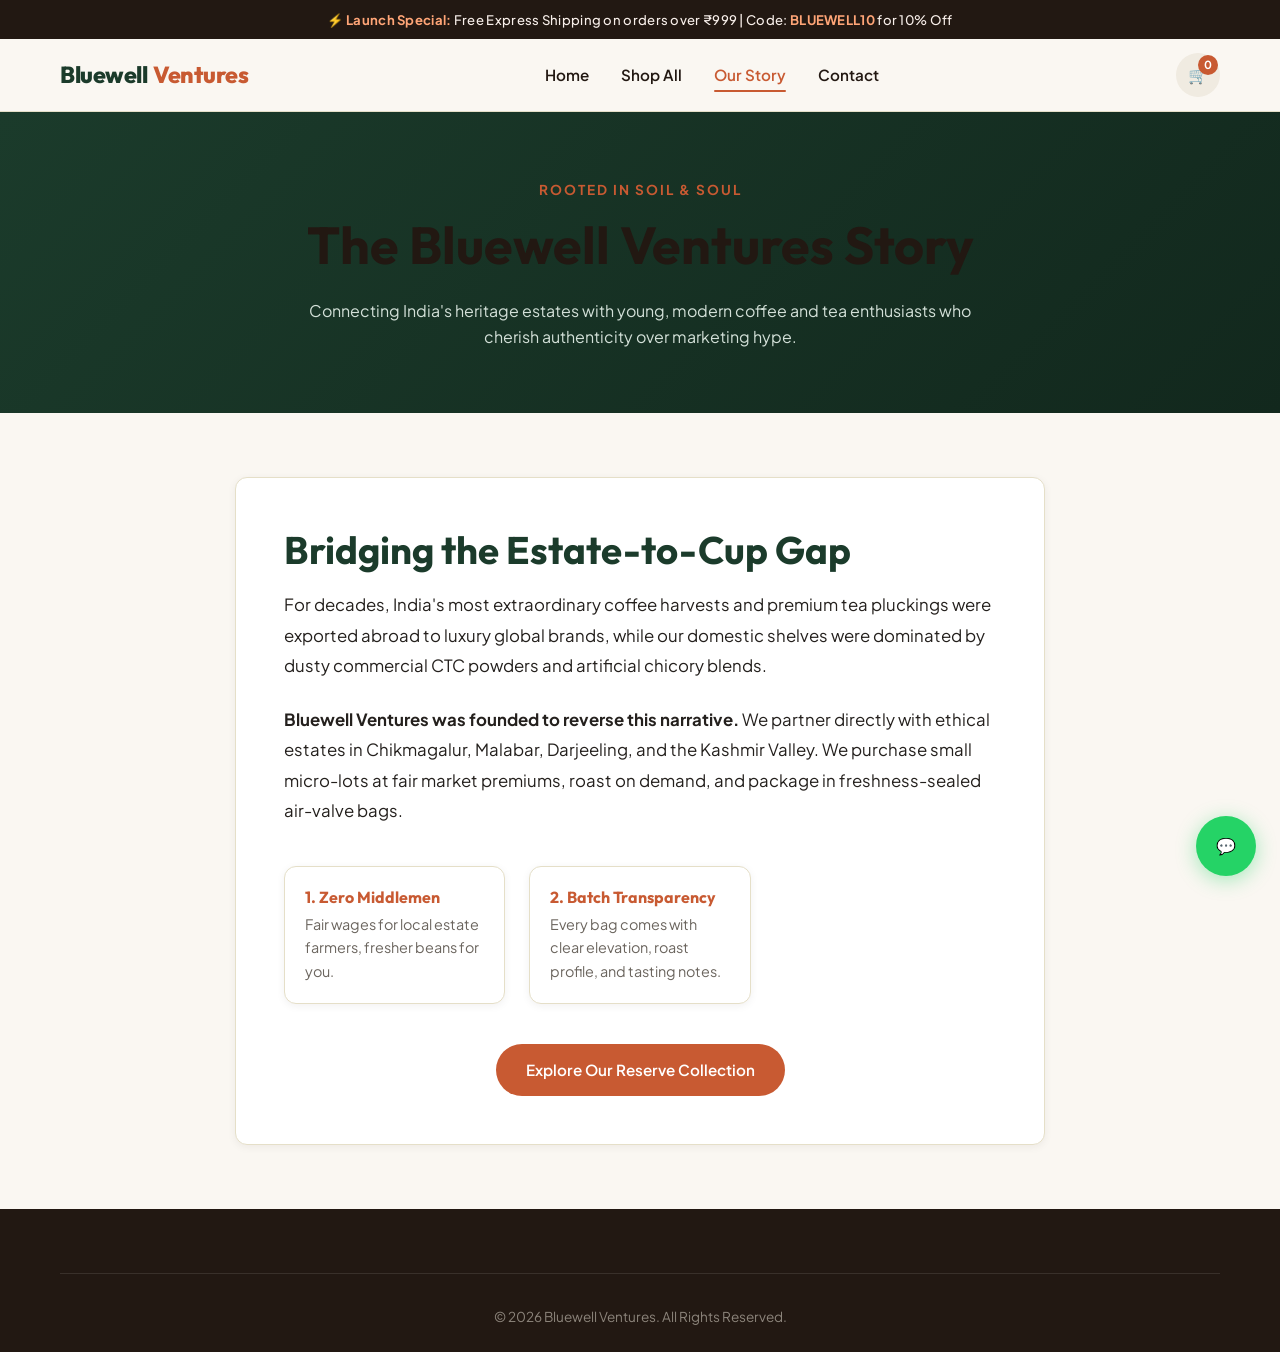
<file: about.html>
<!DOCTYPE html>
<html lang="en">
<head>
  <meta charset="UTF-8">
  <meta name="viewport" content="width=device-width, initial-scale=1.0">
  <title>Our Story & Sourcing Ethos | Bluewell Ventures</title>
  <meta name="description" content="Learn about Bluewell Ventures' mission to bring estate-level artisanal coffees and single-flush teas directly to Indian homes.">
  <link rel="preconnect" href="https://fonts.googleapis.com">
  <link rel="preconnect" href="https://fonts.gstatic.com" crossorigin>
  <link href="https://fonts.googleapis.com/css2?family=Outfit:wght@500;600;700;800&family=Plus+Jakarta+Sans:wght@400;500;600;700&display=swap" rel="stylesheet">
  <link rel="stylesheet" href="css/style.css">
</head>
<body>

  <div class="announcement-bar">
    ⚡ <strong>Launch Special:</strong> Free Express Shipping on orders over ₹999 | Code: <strong>BLUEWELL10</strong> for 10% Off
  </div>

  <header class="site-header">
    <div class="container">
      <div class="nav-wrapper">
        <a href="index.html" class="brand-logo">Bluewell<span>Ventures</span></a>
        <ul class="nav-links">
          <li><a href="index.html">Home</a></li>
          <li><a href="shop.html">Shop All</a></li>
          <li><a href="about.html" class="active">Our Story</a></li>
          <li><a href="contact.html">Contact</a></li>
        </ul>
        <div class="nav-actions">
          <a href="cart.html" class="cart-icon-btn">🛒<span class="cart-badge">0</span></a>
          <button type="button" class="mobile-menu-toggle">☰</button>
        </div>
      </div>
    </div>
  </header>

  <div class="mobile-overlay"></div>
  <aside class="mobile-nav">
    <div class="mobile-nav-header">
      <span class="brand-logo">Bluewell<span>.</span></span>
      <button type="button" class="close-menu-btn">✕</button>
    </div>
    <ul class="mobile-nav-links">
      <li><a href="index.html">Home</a></li>
      <li><a href="shop.html">Shop All Blends</a></li>
      <li><a href="about.html">Our Story</a></li>
      <li><a href="contact.html">Contact Us</a></li>
    </ul>
  </aside>

  <main>
    <section class="hero" style="padding: 4rem 0;">
      <div class="container" style="text-align: center; max-width: 750px;">
        <span style="color:var(--accent); font-weight:700; text-transform:uppercase; letter-spacing:2px; font-size:0.85rem;">Rooted in Soil & Soul</span>
        <h1 style="margin: 0.75rem 0 1.25rem;">The Bluewell Ventures Story</h1>
        <p style="color:#D3E0D8;">Connecting India's heritage estates with young, modern coffee and tea enthusiasts who cherish authenticity over marketing hype.</p>
      </div>
    </section>

    <section class="section">
      <div class="container" style="max-width: 850px;">
        <div style="background: var(--sand-card); border: 1px solid var(--border); border-radius: var(--radius-md); padding: clamp(1.5rem, 4vw, 3rem); box-shadow: var(--shadow-sm);">
          <h2 style="margin-bottom: 1rem; color: var(--primary);">Bridging the Estate-to-Cup Gap</h2>
          <p style="margin-bottom: 1.5rem; font-size: 1.05rem; line-height: 1.8;">
            For decades, India's most extraordinary coffee harvests and premium tea pluckings were exported abroad to luxury global brands, while our domestic shelves were dominated by dusty commercial CTC powders and artificial chicory blends.
          </p>
          <p style="margin-bottom: 2rem; font-size: 1.05rem; line-height: 1.8;">
            <strong>Bluewell Ventures was founded to reverse this narrative.</strong> We partner directly with ethical estates in Chikmagalur, Malabar, Darjeeling, and the Kashmir Valley. We purchase small micro-lots at fair market premiums, roast on demand, and package in freshness-sealed air-valve bags.
          </p>

          <div class="features-grid" style="margin: 2.5rem 0;">
            <div class="feature-box" style="padding: 1.25rem;">
              <h4 style="color: var(--accent); margin-bottom: 0.4rem;">1. Zero Middlemen</h4>
              <p style="font-size: 0.9rem;">Fair wages for local estate farmers, fresher beans for you.</p>
            </div>
            <div class="feature-box" style="padding: 1.25rem;">
              <h4 style="color: var(--accent); margin-bottom: 0.4rem;">2. Batch Transparency</h4>
              <p style="font-size: 0.9rem;">Every bag comes with clear elevation, roast profile, and tasting notes.</p>
            </div>
          </div>

          <div style="text-align: center; margin-top: 2rem;">
            <a href="shop.html" class="btn btn-primary">Explore Our Reserve Collection</a>
          </div>
        </div>
      </div>
    </section>
  </main>

  <a href="https://wa.me/919876543210?text=Hello%20Bluewell%20Ventures!" target="_blank" class="floating-whatsapp" aria-label="Chat on WhatsApp">
    💬
  </a>

  <footer class="site-footer">
    <div class="container">
      <div class="footer-bottom">
        &copy; 2026 Bluewell Ventures. All Rights Reserved.
      </div>
    </div>
  </footer>

  <script src="js/products.js"></script>
  <script src="js/main.js"></script>
</body>
</html>
</file>
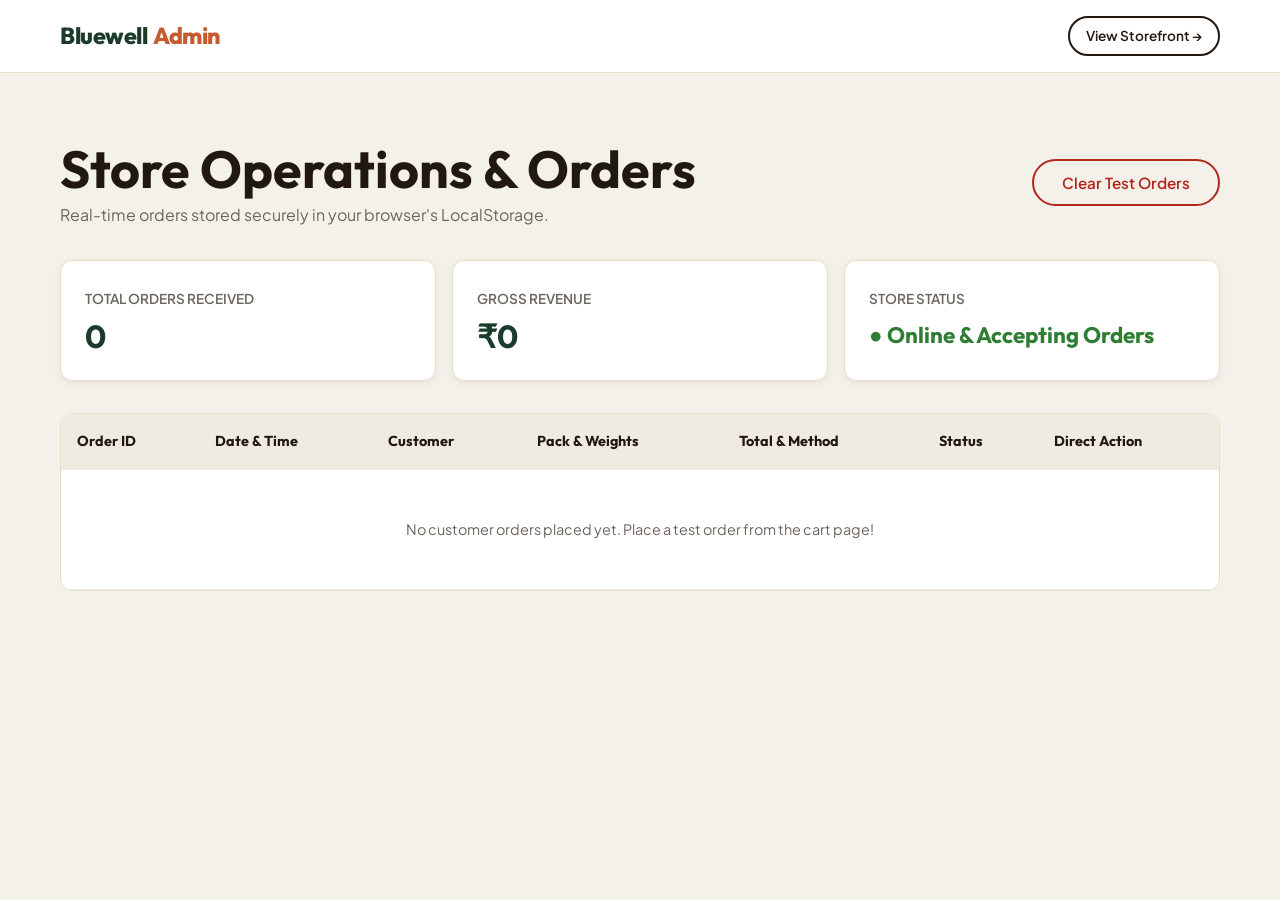
<file: admin.html>
<!DOCTYPE html>
<html lang="en">
<head>
  <meta charset="UTF-8">
  <meta name="viewport" content="width=device-width, initial-scale=1.0">
  <title>Admin Portal — Orders & Operations | Bluewell Ventures</title>
  <link rel="preconnect" href="https://fonts.googleapis.com">
  <link rel="preconnect" href="https://fonts.gstatic.com" crossorigin>
  <link href="https://fonts.googleapis.com/css2?family=Outfit:wght@500;600;700;800&family=Plus+Jakarta+Sans:wght@400;500;600;700&display=swap" rel="stylesheet">
  <link rel="stylesheet" href="css/style.css">
</head>
<body style="background-color: #F4F1EA;">

  <header class="site-header" style="background-color: #fff;">
    <div class="container">
      <div class="nav-wrapper">
        <a href="index.html" class="brand-logo">Bluewell<span>Admin</span></a>
        <div style="display:flex; align-items:center; gap: 1rem;">
          <a href="index.html" class="btn btn-outline" style="min-height: 40px; padding: 0.4rem 1rem; font-size: 0.85rem;">View Storefront →</a>
        </div>
      </div>
    </div>
  </header>

  <main class="section">
    <div class="container">
      <div style="display: flex; justify-content: space-between; align-items: center; flex-wrap: wrap; gap: 1rem; margin-bottom: 2rem;">
        <div>
          <h1>Store Operations & Orders</h1>
          <p style="color: var(--text-muted);">Real-time orders stored securely in your browser's LocalStorage.</p>
        </div>
        <button type="button" class="btn btn-outline" onclick="clearAllOrders()" style="color:#B3261E; border-color:#B3261E; min-height:40px;">
          Clear Test Orders
        </button>
      </div>

      <!-- Live Metrics Overview -->
      <div class="admin-stats-grid">
        <div class="stat-card">
          <span>Total Orders Received</span>
          <h3 id="admin-total-orders">0</h3>
        </div>
        <div class="stat-card">
          <span>Gross Revenue</span>
          <h3 id="admin-total-revenue">₹0</h3>
        </div>
        <div class="stat-card">
          <span>Store Status</span>
          <h3 style="color:var(--success); font-size:1.4rem; margin-top:0.7rem;">● Online & Accepting Orders</h3>
        </div>
      </div>

      <!-- Orders Table -->
      <div class="table-responsive">
        <table class="admin-table">
          <thead>
            <tr>
              <th>Order ID</th>
              <th>Date & Time</th>
              <th>Customer</th>
              <th>Pack & Weights</th>
              <th>Total & Method</th>
              <th>Status</th>
              <th>Direct Action</th>
            </tr>
          </thead>
          <tbody id="admin-orders-content">
            <!-- Rendered by js/main.js -->
          </tbody>
        </table>
      </div>
    </div>
  </main>

  <script src="js/products.js"></script>
  <script src="js/main.js"></script>
</body>
</html>
</file>
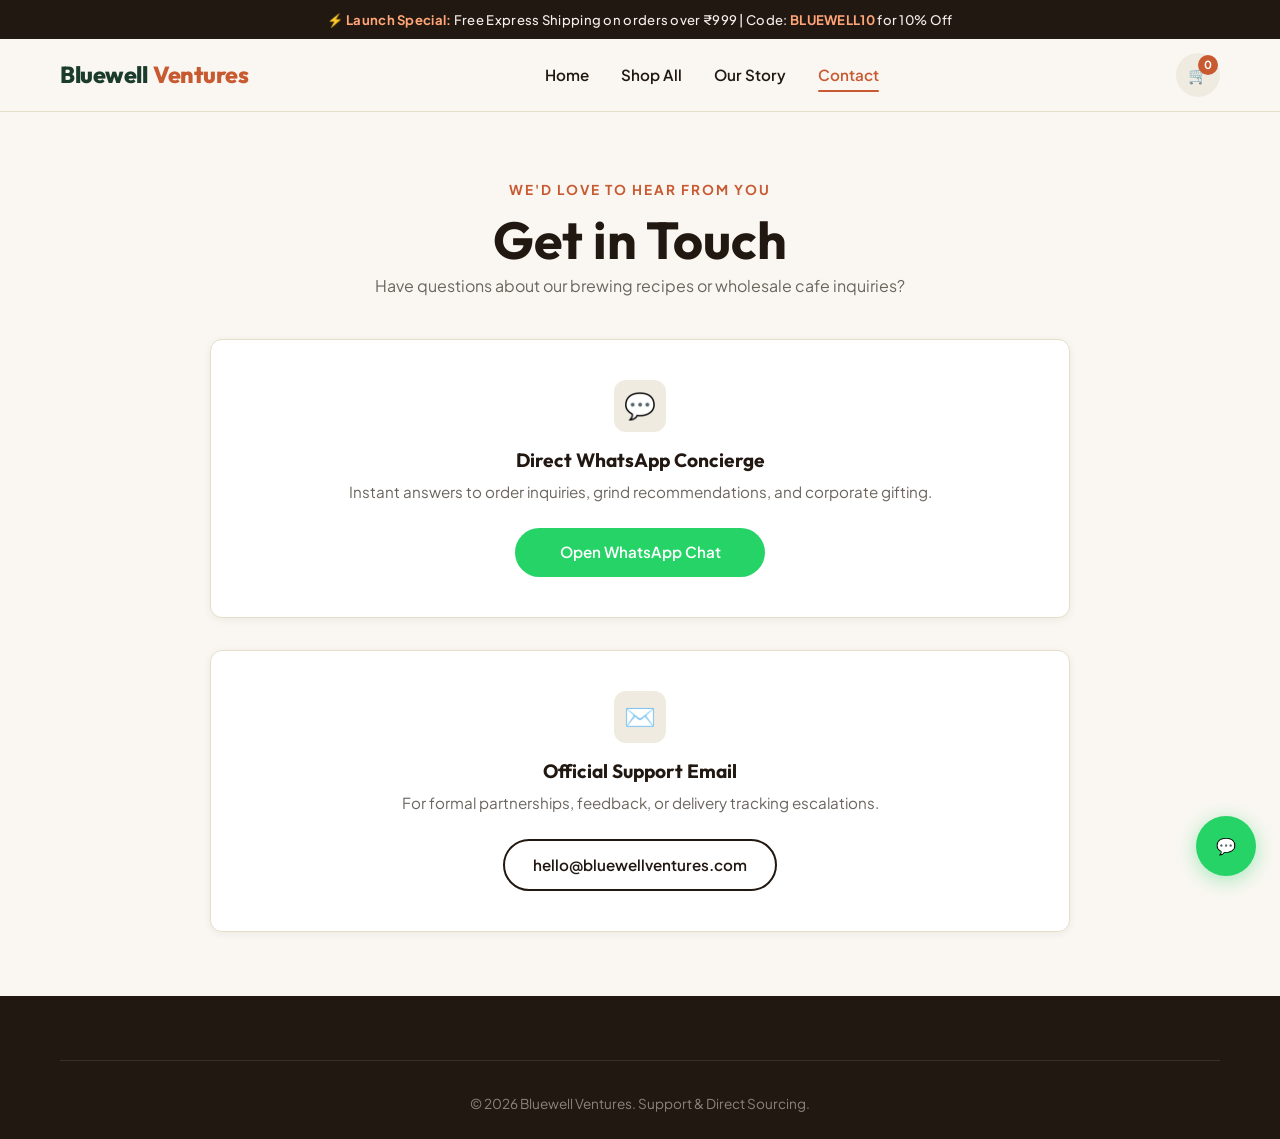
<file: contact.html>
<!DOCTYPE html>
<html lang="en">
<head>
  <meta charset="UTF-8">
  <meta name="viewport" content="width=device-width, initial-scale=1.0">
  <title>Contact & Support | Bluewell Ventures</title>
  <meta name="description" content="Have questions about our coffees, bulk orders, or brewing advice? Reach out via WhatsApp or email.">
  <link rel="preconnect" href="https://fonts.googleapis.com">
  <link rel="preconnect" href="https://fonts.gstatic.com" crossorigin>
  <link href="https://fonts.googleapis.com/css2?family=Outfit:wght@500;600;700;800&family=Plus+Jakarta+Sans:wght@400;500;600;700&display=swap" rel="stylesheet">
  <link rel="stylesheet" href="css/style.css">
</head>
<body>

  <div class="announcement-bar">
    ⚡ <strong>Launch Special:</strong> Free Express Shipping on orders over ₹999 | Code: <strong>BLUEWELL10</strong> for 10% Off
  </div>

  <header class="site-header">
    <div class="container">
      <div class="nav-wrapper">
        <a href="index.html" class="brand-logo">Bluewell<span>Ventures</span></a>
        <ul class="nav-links">
          <li><a href="index.html">Home</a></li>
          <li><a href="shop.html">Shop All</a></li>
          <li><a href="about.html">Our Story</a></li>
          <li><a href="contact.html" class="active">Contact</a></li>
        </ul>
        <div class="nav-actions">
          <a href="cart.html" class="cart-icon-btn">🛒<span class="cart-badge">0</span></a>
          <button type="button" class="mobile-menu-toggle">☰</button>
        </div>
      </div>
    </div>
  </header>

  <div class="mobile-overlay"></div>
  <aside class="mobile-nav">
    <div class="mobile-nav-header">
      <span class="brand-logo">Bluewell<span>.</span></span>
      <button type="button" class="close-menu-btn">✕</button>
    </div>
    <ul class="mobile-nav-links">
      <li><a href="index.html">Home</a></li>
      <li><a href="shop.html">Shop All Blends</a></li>
      <li><a href="about.html">Our Story</a></li>
      <li><a href="contact.html">Contact Us</a></li>
    </ul>
  </aside>

  <main class="section">
    <div class="container" style="max-width: 900px;">
      <div class="section-title">
        <span>We'd Love to Hear From You</span>
        <h1>Get in Touch</h1>
        <p style="color:var(--text-muted);">Have questions about our brewing recipes or wholesale cafe inquiries?</p>
      </div>

      <div style="display:grid; grid-template-columns: 1fr; gap: 2rem;">
        <!-- Contact Information & Quick Actions -->
        <div class="feature-box" style="text-align: center; padding: 2.5rem 1.5rem;">
          <div class="feature-icon" style="margin: 0 auto 1rem;">💬</div>
          <h3>Direct WhatsApp Concierge</h3>
          <p style="margin: 0.5rem 0 1.5rem;">Instant answers to order inquiries, grind recommendations, and corporate gifting.</p>
          <a href="https://wa.me/919876543210?text=Hi%20Bluewell%20Ventures,%20I%20have%20an%20inquiry!" target="_blank" class="btn btn-primary" style="background-color:#25D366; border:none; min-width: 250px;">
            Open WhatsApp Chat
          </a>
        </div>

        <!-- Email Box -->
        <div class="feature-box" style="text-align: center; padding: 2.5rem 1.5rem;">
          <div class="feature-icon" style="margin: 0 auto 1rem;">✉️</div>
          <h3>Official Support Email</h3>
          <p style="margin: 0.5rem 0 1.5rem;">For formal partnerships, feedback, or delivery tracking escalations.</p>
          <a href="mailto:hello@bluewellventures.com" class="btn btn-outline" style="min-width: 250px;">
            hello@bluewellventures.com
          </a>
        </div>
      </div>
    </div>
  </main>

  <a href="https://wa.me/919876543210" target="_blank" class="floating-whatsapp" aria-label="Chat on WhatsApp">💬</a>

  <footer class="site-footer">
    <div class="container">
      <div class="footer-bottom">
        &copy; 2026 Bluewell Ventures. Support & Direct Sourcing.
      </div>
    </div>
  </footer>

  <script src="js/products.js"></script>
  <script src="js/main.js"></script>
</body>
</html>
</file>
<file: css/style.css>
/* ==========================================================================
   BLUEWELL VENTURES - MASTER STYLESHEET
   Design Theme: Fresh Urban Earthy
   Palette: Forest Green, Terracotta, Rich Espresso, Warm Sand
   ========================================================================== */

/* 1. CSS VARIABLES & RESET */
:root {
  --primary: #1B3B2B;         /* Forest Green */
  --primary-dark: #12281D;
  --primary-light: #28553F;
  --accent: #C85A32;          /* Terracotta Clay */
  --accent-hover: #AF4924;
  --espresso: #221812;        /* Rich Espresso */
  --sand-bg: #FAF7F2;         /* Warm Organic Cream */
  --sand-card: #FFFFFF;
  --sand-subtle: #F0EBE1;
  --border: #E5DFC8;
  --text-main: #24201D;
  --text-muted: #6B655E;
  --success: #2E7D32;
  --white: #FFFFFF;
  
  --font-heading: 'Outfit', sans-serif;
  --font-body: 'Plus Jakarta Sans', sans-serif;
  
  --radius-sm: 6px;
  --radius-md: 12px;
  --radius-lg: 20px;
  --radius-full: 999px;
  
  --shadow-sm: 0 2px 8px rgba(34, 24, 18, 0.06);
  --shadow-md: 0 6px 20px rgba(34, 24, 18, 0.08);
  --shadow-lg: 0 14px 35px rgba(34, 24, 18, 0.12);
  --transition: all 0.25s cubic-bezier(0.2, 0, 0, 1);
}

*, *::before, *::after {
  box-sizing: border-box;
  margin: 0;
  padding: 0;
}

html {
  font-size: 16px;
  scroll-behavior: smooth;
  -webkit-text-size-adjust: 100%;
}

body {
  font-family: var(--font-body);
  color: var(--text-main);
  background-color: var(--sand-bg);
  line-height: 1.6;
  min-height: 100vh;
  display: flex;
  flex-direction: column;
}

img {
  max-width: 100%;
  height: auto;
  display: block;
}

a {
  color: inherit;
  text-decoration: none;
  transition: var(--transition);
}

button, input, select, textarea {
  font-family: inherit;
  font-size: 1rem;
}

/* 2. TYPOGRAPHY */
h1, h2, h3, h4, h5, h6 {
  font-family: var(--font-heading);
  color: var(--espresso);
  line-height: 1.25;
  font-weight: 700;
}

h1 { font-size: clamp(2rem, 5vw, 3.25rem); }
h2 { font-size: clamp(1.6rem, 3.5vw, 2.4rem); }
h3 { font-size: 1.35rem; }

/* 3. UTILITY & LAYOUT */
.container {
  width: 100%;
  max-width: 1200px;
  margin: 0 auto;
  padding: 0 1.25rem;
}

.section {
  padding: 4rem 0;
}

.section-title {
  text-align: center;
  margin-bottom: 2.5rem;
}

.section-title span {
  display: inline-block;
  font-size: 0.85rem;
  font-weight: 700;
  text-transform: uppercase;
  letter-spacing: 2px;
  color: var(--accent);
  margin-bottom: 0.5rem;
}

/* Accessible minimum 44px buttons */
.btn {
  display: inline-flex;
  align-items: center;
  justify-content: center;
  min-height: 48px;
  padding: 0.75rem 1.75rem;
  border-radius: var(--radius-full);
  font-weight: 600;
  font-size: 0.95rem;
  border: 2px solid transparent;
  cursor: pointer;
  transition: var(--transition);
  text-align: center;
  gap: 0.5rem;
}

.btn-primary {
  background-color: var(--accent);
  color: var(--white);
}

.btn-primary:hover {
  background-color: var(--accent-hover);
  transform: translateY(-2px);
  box-shadow: var(--shadow-md);
}

.btn-outline {
  background-color: transparent;
  color: var(--espresso);
  border-color: var(--espresso);
}

.btn-outline:hover {
  background-color: var(--espresso);
  color: var(--white);
}

.btn-forest {
  background-color: var(--primary);
  color: var(--white);
}

.btn-forest:hover {
  background-color: var(--primary-light);
  transform: translateY(-2px);
}

.btn-block {
  width: 100%;
}

/* 4. ANNOUNCEMENT BAR */
.announcement-bar {
  background-color: var(--espresso);
  color: #F8EFEA;
  font-size: 0.82rem;
  padding: 0.55rem 1rem;
  text-align: center;
  font-weight: 500;
  letter-spacing: 0.3px;
}

.announcement-bar strong {
  color: #FFA577;
}

/* 5. HEADER & NAVIGATION */
.site-header {
  background-color: rgba(250, 247, 242, 0.96);
  backdrop-filter: blur(10px);
  position: sticky;
  top: 0;
  z-index: 100;
  border-bottom: 1px solid var(--border);
}

.nav-wrapper {
  display: flex;
  align-items: center;
  justify-content: space-between;
  height: 72px;
}

.brand-logo {
  font-family: var(--font-heading);
  font-size: 1.45rem;
  font-weight: 800;
  color: var(--primary);
  letter-spacing: -0.5px;
  display: flex;
  align-items: center;
  gap: 0.4rem;
}

.brand-logo span {
  color: var(--accent);
}

.nav-links {
  display: none; /* Desktop only */
  list-style: none;
  gap: 2rem;
}

.nav-links a {
  font-weight: 600;
  font-size: 0.95rem;
  color: var(--espresso);
  position: relative;
  padding: 0.25rem 0;
}

.nav-links a:hover,
.nav-links a.active {
  color: var(--accent);
}

.nav-links a.active::after {
  content: '';
  position: absolute;
  left: 0;
  bottom: -4px;
  width: 100%;
  height: 2px;
  background-color: var(--accent);
  border-radius: 2px;
}

.nav-actions {
  display: flex;
  align-items: center;
  gap: 1rem;
}

.cart-icon-btn {
  position: relative;
  display: inline-flex;
  align-items: center;
  justify-content: center;
  width: 44px;
  height: 44px;
  background-color: var(--sand-subtle);
  border-radius: var(--radius-full);
  color: var(--espresso);
}

.cart-badge {
  position: absolute;
  top: 2px;
  right: 2px;
  background-color: var(--accent);
  color: var(--white);
  font-size: 0.7rem;
  font-weight: 700;
  width: 20px;
  height: 20px;
  border-radius: var(--radius-full);
  display: flex;
  align-items: center;
  justify-content: center;
}

.mobile-menu-toggle {
  display: flex;
  align-items: center;
  justify-content: center;
  width: 44px;
  height: 44px;
  background: none;
  border: none;
  cursor: pointer;
  color: var(--espresso);
}

/* Mobile Drawer */
.mobile-nav {
  position: fixed;
  top: 0;
  right: -100%;
  width: 82%;
  max-width: 340px;
  height: 100vh;
  background-color: var(--sand-bg);
  z-index: 200;
  box-shadow: -5px 0 25px rgba(0, 0, 0, 0.15);
  transition: right 0.3s ease;
  display: flex;
  flex-direction: column;
  padding: 1.5rem;
}

.mobile-nav.open {
  right: 0;
}

.mobile-nav-header {
  display: flex;
  align-items: center;
  justify-content: space-between;
  margin-bottom: 2rem;
  padding-bottom: 1rem;
  border-bottom: 1px solid var(--border);
}

.close-menu-btn {
  background: none;
  border: none;
  font-size: 1.5rem;
  cursor: pointer;
  color: var(--espresso);
  width: 44px;
  height: 44px;
}

.mobile-nav-links {
  list-style: none;
  display: flex;
  flex-direction: column;
  gap: 1.25rem;
}

.mobile-nav-links a {
  font-size: 1.15rem;
  font-weight: 600;
  color: var(--espresso);
  display: block;
  padding: 0.5rem 0;
}

.mobile-overlay {
  position: fixed;
  inset: 0;
  background: rgba(0, 0, 0, 0.4);
  backdrop-filter: blur(2px);
  z-index: 150;
  display: none;
}

.mobile-overlay.open {
  display: block;
}

/* 6. HERO SECTION */
.hero {
  background: linear-gradient(135deg, #1B3B2B 0%, #12281D 100%);
  color: var(--white);
  padding: 4.5rem 0 5rem;
  position: relative;
  overflow: hidden;
}

.hero-grid {
  display: grid;
  grid-template-columns: 1fr;
  gap: 2.5rem;
  align-items: center;
}

.hero-content h1 {
  color: var(--white);
  margin-bottom: 1.25rem;
}

.hero-content p {
  font-size: 1.15rem;
  color: #D3E0D8;
  margin-bottom: 2rem;
  max-width: 520px;
}

.hero-actions {
  display: flex;
  flex-wrap: wrap;
  gap: 1rem;
}

.hero-badges {
  display: flex;
  gap: 1.5rem;
  margin-top: 2.5rem;
  padding-top: 1.5rem;
  border-top: 1px solid rgba(255, 255, 255, 0.15);
}

.hero-stat strong {
  display: block;
  font-size: 1.5rem;
  font-family: var(--font-heading);
  color: #FFA577;
}

.hero-stat span {
  font-size: 0.8rem;
  color: #BED0C5;
  text-transform: uppercase;
}

.hero-media {
  position: relative;
}

.hero-image-card {
  border-radius: var(--radius-lg);
  overflow: hidden;
  box-shadow: var(--shadow-lg);
  border: 4px solid rgba(255, 255, 255, 0.1);
}

.hero-image-card img {
  width: 100%;
  height: 380px;
  object-fit: cover;
}

/* 7. VALUE PROPOSITIONS (Why Choose Us) */
.features-grid {
  display: grid;
  grid-template-columns: 1fr;
  gap: 1.5rem;
}

.feature-box {
  background-color: var(--sand-card);
  padding: 2rem 1.5rem;
  border-radius: var(--radius-md);
  border: 1px solid var(--border);
  box-shadow: var(--shadow-sm);
  transition: var(--transition);
}

.feature-box:hover {
  transform: translateY(-4px);
  box-shadow: var(--shadow-md);
}

.feature-icon {
  width: 52px;
  height: 52px;
  background-color: var(--sand-subtle);
  color: var(--primary);
  border-radius: var(--radius-md);
  display: flex;
  align-items: center;
  justify-content: center;
  font-size: 1.6rem;
  margin-bottom: 1.25rem;
}

.feature-box h3 {
  margin-bottom: 0.5rem;
  font-size: 1.2rem;
}

.feature-box p {
  color: var(--text-muted);
  font-size: 0.95rem;
}

/* 8. PRODUCT CARDS & GRID */
.product-grid {
  display: grid;
  grid-template-columns: 1fr;
  gap: 1.75rem;
}

.product-card {
  background-color: var(--sand-card);
  border-radius: var(--radius-md);
  overflow: hidden;
  border: 1px solid var(--border);
  box-shadow: var(--shadow-sm);
  display: flex;
  flex-direction: column;
  transition: var(--transition);
  position: relative;
}

.product-card:hover {
  transform: translateY(-5px);
  box-shadow: var(--shadow-lg);
}

.product-card-badge {
  position: absolute;
  top: 12px;
  left: 12px;
  background-color: var(--accent);
  color: var(--white);
  font-size: 0.72rem;
  font-weight: 700;
  text-transform: uppercase;
  padding: 0.3rem 0.75rem;
  border-radius: var(--radius-full);
  z-index: 2;
  letter-spacing: 0.5px;
}

.product-card-image {
  position: relative;
  height: 240px;
  overflow: hidden;
  background-color: var(--sand-subtle);
}

.product-card-image img {
  width: 100%;
  height: 100%;
  object-fit: cover;
  transition: transform 0.4s ease;
}

.product-card:hover .product-card-image img {
  transform: scale(1.05);
}

.product-card-body {
  padding: 1.5rem;
  display: flex;
  flex-direction: column;
  flex-grow: 1;
}

.product-card-cat {
  font-size: 0.78rem;
  text-transform: uppercase;
  color: var(--accent);
  font-weight: 700;
  letter-spacing: 1px;
  margin-bottom: 0.35rem;
}

.product-card-title {
  font-size: 1.2rem;
  margin-bottom: 0.5rem;
  color: var(--espresso);
}

.product-card-tags {
  display: flex;
  flex-wrap: wrap;
  gap: 0.35rem;
  margin-bottom: 1rem;
}

.tag-pill {
  font-size: 0.75rem;
  background-color: var(--sand-subtle);
  color: var(--text-main);
  padding: 0.2rem 0.6rem;
  border-radius: var(--radius-sm);
  font-weight: 500;
}

.product-card-footer {
  margin-top: auto;
  padding-top: 1rem;
  border-top: 1px solid var(--sand-subtle);
  display: flex;
  align-items: center;
  justify-content: space-between;
}

.price-box {
  display: flex;
  flex-direction: column;
}

.price-label {
  font-size: 0.75rem;
  color: var(--text-muted);
}

.product-price {
  font-size: 1.35rem;
  font-weight: 800;
  font-family: var(--font-heading);
  color: var(--primary);
}

/* 9. SHOP PAGE FILTERS */
.shop-filters {
  display: flex;
  flex-wrap: wrap;
  gap: 0.75rem;
  justify-content: center;
  margin-bottom: 2.5rem;
}

.filter-btn {
  background-color: var(--sand-card);
  border: 1px solid var(--border);
  color: var(--text-main);
  padding: 0.6rem 1.4rem;
  border-radius: var(--radius-full);
  font-weight: 600;
  cursor: pointer;
  transition: var(--transition);
  min-height: 44px;
}

.filter-btn.active, .filter-btn:hover {
  background-color: var(--primary);
  color: var(--white);
  border-color: var(--primary);
}

/* 10. PRODUCT DETAIL PAGE */
.product-detail-grid {
  display: grid;
  grid-template-columns: 1fr;
  gap: 2.5rem;
  align-items: start;
}

.detail-gallery {
  position: sticky;
  top: 90px;
}

.detail-main-img {
  border-radius: var(--radius-lg);
  overflow: hidden;
  box-shadow: var(--shadow-md);
  border: 1px solid var(--border);
  background-color: #fff;
  height: 420px;
}

.detail-main-img img {
  width: 100%;
  height: 100%;
  object-fit: cover;
}

.detail-header-meta {
  margin-bottom: 1.25rem;
}

.detail-header-meta .category {
  color: var(--accent);
  font-size: 0.85rem;
  font-weight: 700;
  text-transform: uppercase;
  letter-spacing: 1px;
}

.rating-badge {
  display: inline-flex;
  align-items: center;
  gap: 0.35rem;
  background-color: #FEF7E6;
  color: #B25E00;
  padding: 0.25rem 0.6rem;
  border-radius: var(--radius-sm);
  font-weight: 700;
  font-size: 0.85rem;
  margin-top: 0.4rem;
}

.detail-price-box {
  margin: 1.25rem 0;
  display: flex;
  align-items: baseline;
  gap: 0.75rem;
}

.detail-price {
  font-size: 2.25rem;
  font-weight: 800;
  color: var(--primary);
  font-family: var(--font-heading);
}

.detail-shipping-note {
  font-size: 0.85rem;
  color: var(--success);
  font-weight: 600;
}

/* Weight / Size selection pills */
.variant-selector {
  margin: 1.5rem 0;
}

.variant-selector label {
  display: block;
  font-size: 0.9rem;
  font-weight: 700;
  margin-bottom: 0.6rem;
  color: var(--espresso);
}

.variant-pills {
  display: flex;
  flex-wrap: wrap;
  gap: 0.6rem;
}

.variant-pill {
  padding: 0.65rem 1.25rem;
  border: 2px solid var(--border);
  background-color: var(--sand-card);
  border-radius: var(--radius-md);
  cursor: pointer;
  font-weight: 600;
  font-size: 0.9rem;
  min-height: 44px;
  display: inline-flex;
  align-items: center;
  justify-content: center;
  transition: var(--transition);
}

.variant-pill.active {
  border-color: var(--accent);
  background-color: #FDF3EE;
  color: var(--accent);
}

/* Qty and action buttons */
.purchase-controls {
  display: flex;
  flex-direction: column;
  gap: 1rem;
  margin: 2rem 0;
}

.qty-control {
  display: inline-flex;
  align-items: center;
  border: 2px solid var(--border);
  border-radius: var(--radius-full);
  background-color: var(--sand-card);
  width: fit-content;
}

.qty-btn {
  background: none;
  border: none;
  width: 44px;
  height: 44px;
  cursor: pointer;
  font-size: 1.2rem;
  color: var(--espresso);
  display: flex;
  align-items: center;
  justify-content: center;
}

.qty-input {
  width: 45px;
  border: none;
  text-align: center;
  font-weight: 700;
  background: transparent;
  color: var(--espresso);
}

.detail-action-buttons {
  display: grid;
  grid-template-columns: 1fr;
  gap: 0.8rem;
}

/* Brewing guide tab block */
.brew-guide-card {
  background-color: var(--sand-subtle);
  border-radius: var(--radius-md);
  padding: 1.5rem;
  margin-top: 2rem;
  border-left: 4px solid var(--primary);
}

.brew-guide-card h4 {
  margin-bottom: 1rem;
  display: flex;
  align-items: center;
  gap: 0.5rem;
  color: var(--primary);
}

.brew-specs-list {
  display: grid;
  grid-template-columns: 1fr;
  gap: 0.75rem;
}

.brew-spec-item {
  display: flex;
  flex-direction: column;
}

.brew-spec-item strong {
  font-size: 0.78rem;
  text-transform: uppercase;
  color: var(--text-muted);
}

.brew-spec-item span {
  font-size: 0.95rem;
  font-weight: 600;
  color: var(--espresso);
}

/* 11. CART & CHECKOUT */
.cart-layout {
  display: grid;
  grid-template-columns: 1fr;
  gap: 2.5rem;
}

.cart-items-wrapper {
  background-color: var(--sand-card);
  border-radius: var(--radius-md);
  border: 1px solid var(--border);
  padding: 1.5rem;
}

.cart-item {
  display: grid;
  grid-template-columns: 80px 1fr;
  gap: 1.25rem;
  padding: 1.25rem 0;
  border-bottom: 1px solid var(--sand-subtle);
  align-items: center;
}

.cart-item:last-child {
  border-bottom: none;
}

.cart-item-img {
  width: 80px;
  height: 80px;
  border-radius: var(--radius-sm);
  overflow: hidden;
  background-color: var(--sand-subtle);
}

.cart-item-img img {
  width: 100%;
  height: 100%;
  object-fit: cover;
}

.cart-item-info h4 {
  font-size: 1.05rem;
  margin-bottom: 0.2rem;
}

.cart-item-variant {
  font-size: 0.82rem;
  color: var(--text-muted);
  margin-bottom: 0.5rem;
}

.cart-item-row {
  display: flex;
  align-items: center;
  justify-content: space-between;
  flex-wrap: wrap;
  gap: 0.5rem;
}

.remove-btn {
  background: none;
  border: none;
  color: #B3261E;
  font-size: 0.85rem;
  cursor: pointer;
  padding: 0.3rem 0;
  text-decoration: underline;
}

/* Order Summary & Checkout Card */
.order-summary-card {
  background-color: var(--sand-card);
  border-radius: var(--radius-md);
  border: 1px solid var(--border);
  padding: 1.75rem;
  box-shadow: var(--shadow-sm);
}

.summary-row {
  display: flex;
  justify-content: space-between;
  margin-bottom: 0.75rem;
  font-size: 0.95rem;
}

.summary-row.total-row {
  font-size: 1.35rem;
  font-weight: 800;
  font-family: var(--font-heading);
  border-top: 2px dashed var(--border);
  padding-top: 1rem;
  margin-top: 1rem;
  color: var(--primary);
}

.free-shipping-progress {
  background-color: #FDF3EE;
  border: 1px solid #F5D3C1;
  padding: 0.75rem 1rem;
  border-radius: var(--radius-md);
  margin-bottom: 1.5rem;
  font-size: 0.85rem;
  color: var(--espresso);
}

/* Coupon Box */
.coupon-box {
  display: flex;
  gap: 0.5rem;
  margin: 1.25rem 0;
}

.coupon-box input {
  flex-grow: 1;
  padding: 0.65rem 1rem;
  border: 1px solid var(--border);
  border-radius: var(--radius-full);
  min-height: 44px;
}

/* Checkout Form */
.checkout-form {
  margin-top: 2rem;
  padding-top: 1.5rem;
  border-top: 1px solid var(--border);
}

.form-group {
  margin-bottom: 1.2rem;
}

.form-group label {
  display: block;
  font-size: 0.85rem;
  font-weight: 700;
  margin-bottom: 0.35rem;
  color: var(--espresso);
}

.form-control {
  width: 100%;
  min-height: 46px;
  padding: 0.7rem 1rem;
  border: 1px solid var(--border);
  border-radius: var(--radius-md);
  background-color: var(--white);
  color: var(--espresso);
}

.form-control:focus {
  outline: none;
  border-color: var(--accent);
  box-shadow: 0 0 0 3px rgba(200, 90, 50, 0.15);
}

/* Payment Selector radio tiles */
.payment-methods {
  display: grid;
  grid-template-columns: 1fr;
  gap: 0.75rem;
  margin: 1rem 0 1.5rem;
}

.payment-tile {
  border: 2px solid var(--border);
  border-radius: var(--radius-md);
  padding: 1rem;
  display: flex;
  align-items: center;
  gap: 0.75rem;
  cursor: pointer;
  transition: var(--transition);
}

.payment-tile.active {
  border-color: var(--accent);
  background-color: #FDF3EE;
}

.upi-details-box {
  background-color: var(--sand-subtle);
  border-radius: var(--radius-md);
  padding: 1rem;
  margin-bottom: 1.5rem;
  border: 1px dashed var(--accent);
  text-align: center;
}

.qr-placeholder {
  width: 160px;
  height: 160px;
  background-color: #fff;
  border: 2px solid var(--border);
  margin: 0.75rem auto;
  display: flex;
  align-items: center;
  justify-content: center;
  border-radius: var(--radius-sm);
  padding: 0.5rem;
}

/* 12. ADMIN PORTAL STYLES */
.admin-stats-grid {
  display: grid;
  grid-template-columns: 1fr;
  gap: 1rem;
  margin-bottom: 2rem;
}

.stat-card {
  background-color: var(--sand-card);
  padding: 1.5rem;
  border-radius: var(--radius-md);
  border: 1px solid var(--border);
  box-shadow: var(--shadow-sm);
}

.stat-card span {
  font-size: 0.85rem;
  color: var(--text-muted);
  text-transform: uppercase;
  font-weight: 600;
}

.stat-card h3 {
  font-size: 2rem;
  color: var(--primary);
  margin-top: 0.35rem;
}

.table-responsive {
  overflow-x: auto;
  background-color: var(--sand-card);
  border-radius: var(--radius-md);
  border: 1px solid var(--border);
}

.admin-table {
  width: 100%;
  border-collapse: collapse;
  min-width: 600px;
}

.admin-table th, .admin-table td {
  padding: 1rem;
  text-align: left;
  border-bottom: 1px solid var(--sand-subtle);
  font-size: 0.9rem;
}

.admin-table th {
  background-color: var(--sand-subtle);
  font-family: var(--font-heading);
  color: var(--espresso);
}

.status-badge {
  display: inline-block;
  padding: 0.25rem 0.6rem;
  border-radius: var(--radius-full);
  font-size: 0.75rem;
  font-weight: 700;
  text-transform: uppercase;
}

.status-pending { background: #FFF3CD; color: #856404; }
.status-confirmed { background: #CCE5FF; color: #004085; }
.status-delivered { background: #D4EDDA; color: #155724; }

/* 13. FLOATING WHATSAPP & TOAST NOTIFICATION */
.floating-whatsapp {
  position: fixed;
  bottom: 24px;
  right: 24px;
  width: 60px;
  height: 60px;
  background-color: #25D366;
  color: #fff;
  border-radius: var(--radius-full);
  display: flex;
  align-items: center;
  justify-content: center;
  box-shadow: 0 4px 20px rgba(37, 211, 102, 0.4);
  z-index: 99;
  transition: transform 0.2s ease;
  min-height: 44px;
}

.floating-whatsapp:hover {
  transform: scale(1.1);
  color: #fff;
}

.toast {
  position: fixed;
  bottom: 95px;
  right: 24px;
  background-color: var(--espresso);
  color: var(--white);
  padding: 0.85rem 1.4rem;
  border-radius: var(--radius-md);
  box-shadow: var(--shadow-lg);
  font-size: 0.9rem;
  z-index: 1000;
  opacity: 0;
  transform: translateY(20px);
  transition: all 0.3s ease;
  pointer-events: none;
  border-left: 4px solid var(--accent);
}

.toast.show {
  opacity: 1;
  transform: translateY(0);
}

/* 14. FOOTER */
.site-footer {
  background-color: var(--espresso);
  color: #D3CDC6;
  padding: 4rem 0 1.5rem;
  margin-top: auto;
}

.footer-grid {
  display: grid;
  grid-template-columns: 1fr;
  gap: 2.5rem;
  margin-bottom: 3rem;
}

.footer-col h4 {
  color: var(--white);
  margin-bottom: 1.25rem;
  font-size: 1.15rem;
}

.footer-col ul {
  list-style: none;
  display: flex;
  flex-direction: column;
  gap: 0.65rem;
}

.footer-col a:hover {
  color: var(--accent);
}

.footer-bottom {
  text-align: center;
  padding-top: 2rem;
  border-top: 1px solid rgba(255, 255, 255, 0.1);
  font-size: 0.85rem;
  color: #8C847B;
}

/* 15. RESPONSIVE BREAKPOINTS (DESKTOP / TABLET) */
@media (min-width: 768px) {
  .nav-links { display: flex; }
  .mobile-menu-toggle { display: none; }
  
  .hero-grid { grid-template-columns: 1.1fr 0.9fr; }
  .features-grid { grid-template-columns: repeat(3, 1fr); }
  .product-grid { grid-template-columns: repeat(2, 1fr); }
  .product-detail-grid { grid-template-columns: 1fr 1fr; }
  .cart-layout { grid-template-columns: 1.3fr 0.9fr; }
  .admin-stats-grid { grid-template-columns: repeat(3, 1fr); }
  .footer-grid { grid-template-columns: 1.5fr 1fr 1fr 1.2fr; }
  .detail-action-buttons { grid-template-columns: 1fr 1fr; }
  .brew-specs-list { grid-template-columns: 1fr 1fr; }
}

@media (min-width: 1024px) {
  .product-grid { grid-template-columns: repeat(4, 1fr); }
}
</file>
